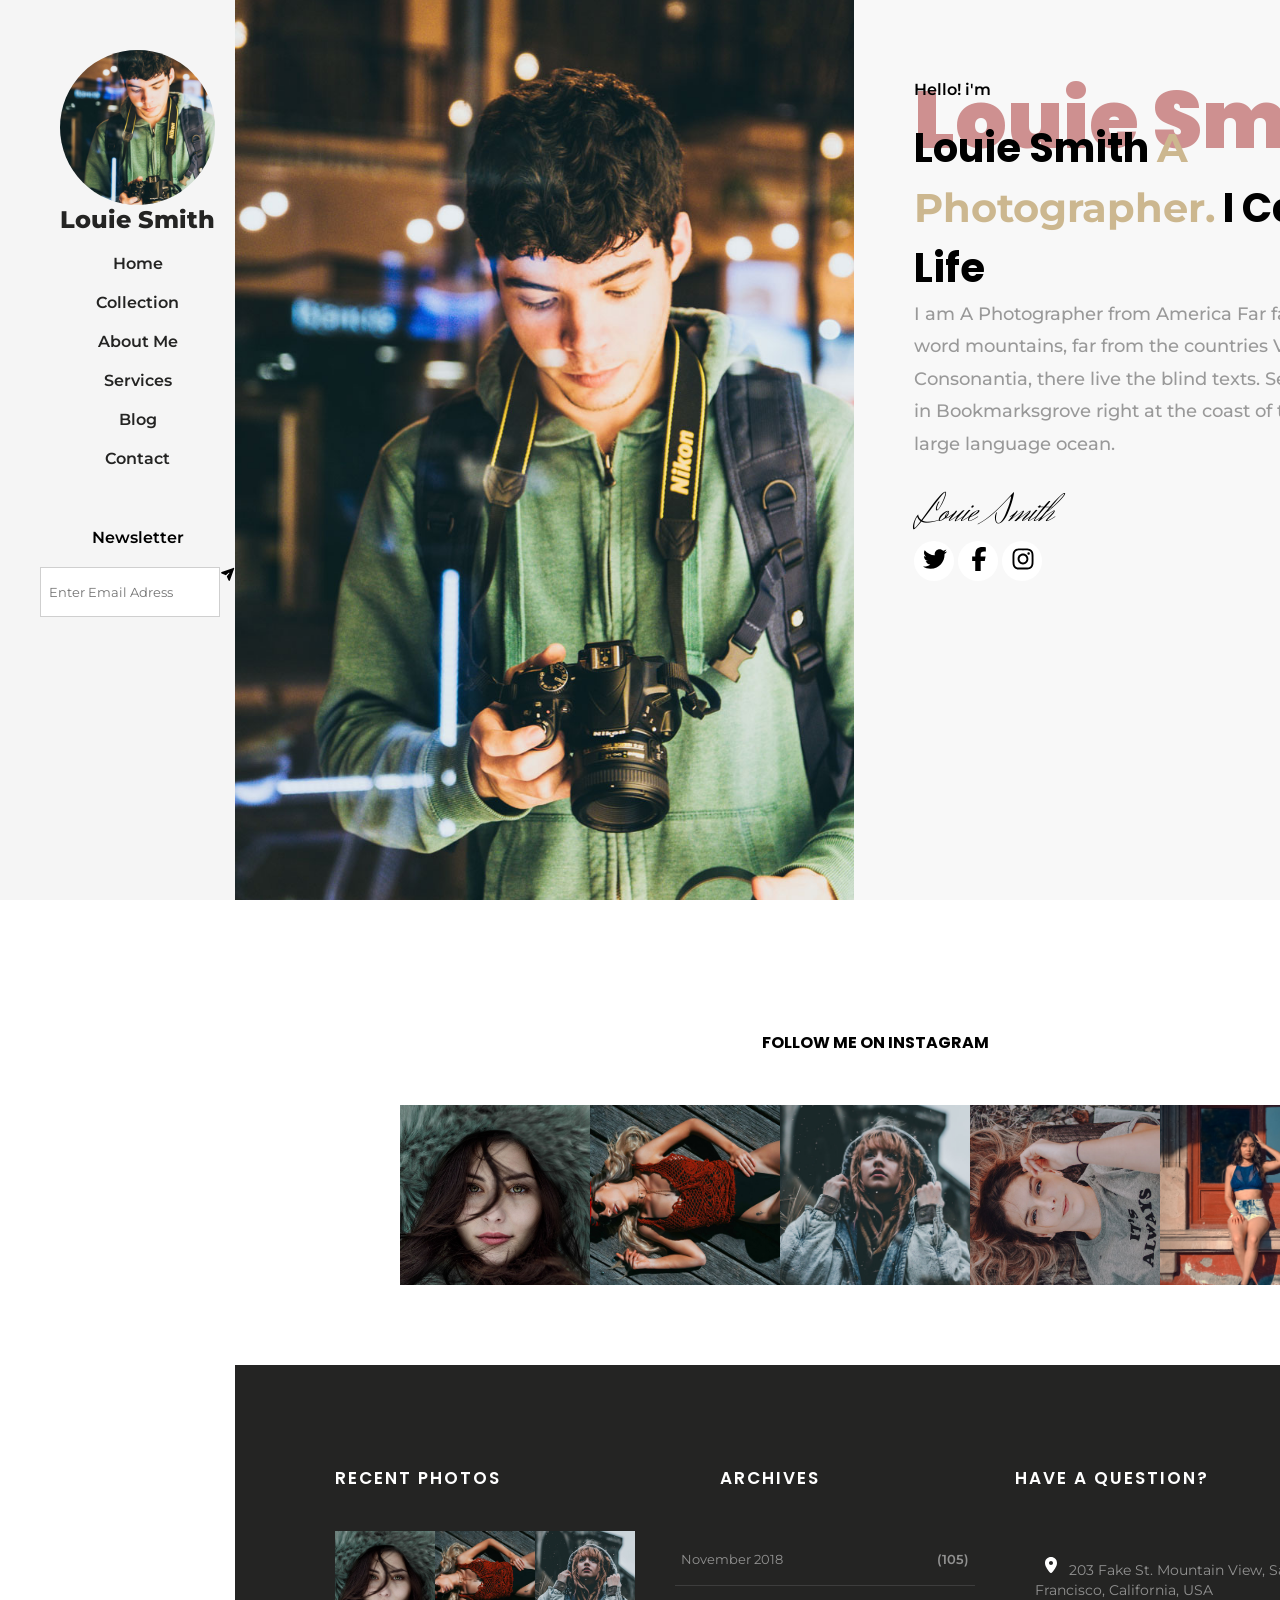
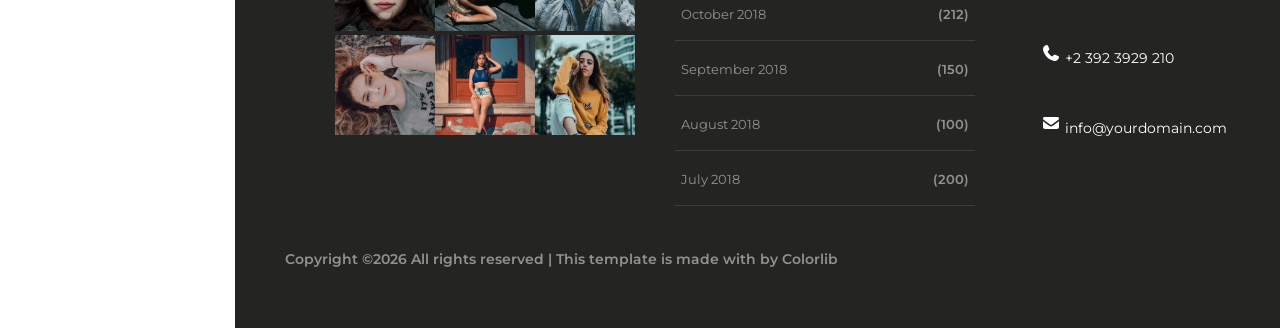
<file: index.html>
<!DOCTYPE html>
<html lang="en">

<head>
    <meta charset="UTF-8">
    <meta name="viewport" content="width=device-width, initial-scale=1.0">
    <!--Link Poppins-->
    <link rel="preconnect" href="https://fonts.googleapis.com">
    <link rel="preconnect" href="https://fonts.gstatic.com" crossorigin>
    <link href="https://fonts.googleapis.com/css2?family=Poppins:ital,wght@0,1
00;0,200;0,300;0,400;0,500;0,600;0,700;0,800;0,900;1,100;1,200;1,300;1,400
;1,500;1,600;1,700;1,800;1,900&display=swap" rel="stylesheet">
    <!--Link Montserrat-->
    <link rel="preconnect" href="https://fonts.googleapis.com">
    <link rel="preconnect" href="https://fonts.gstatic.com" crossorigin>
    <link href="https://fonts.googleapis.com/css2?family=Montserrat:ital,wght@0,100..900;1,100..900&display=swap"
        rel="stylesheet">
    <!--Link Herr Vont Muellerhoff-->
    <link rel="preconnect" href="https://fonts.googleapis.com">
    <link rel="preconnect" href="https://fonts.gstatic.com" crossorigin>
    <link href="https://fonts.googleapis.com/css2?family=Herr+Von+Muellerhoff&display=swap" rel="stylesheet">
    <!--Link e título-->
    <link rel="stylesheet" href="style.css">
    <title>Louie</title>
</head>

<body>
    <div class="flex">

        <header class="menu">

            <ul>
                <li id="icon"><img src="author.jpg" alt="Icon daora"></li>
                <li id="nome"><a href="index.html">Louie Smith</a></li>
                <li><a class="after" href="index.html">Home</a></li>
                <li><a class="after" href="collection.html">Collection</a></li>
                <li><a class="after" href="about.html">About Me</a></li>
                <li><a class="after" href="service.html">Services</a></li>
                <li><a class="after" href="">Blog</a></li>
                <li><a class="after" href="">Contact</a></li>
                <li id="newsletter">Newsletter</li>
                <li class="paper"><input type="email" placeholder="  Enter Email Adress "><svg xmlns="http://www.w3.org/2000/svg" viewBox="0 0 640 640"><!--!Font Awesome Free v7.2.0 by @fontawesome - https://fontawesome.com License - https://fontawesome.com/license/free Copyright 2026 Fonticons, Inc.--><path d="M568.4 37.7C578.2 34.2 589 36.7 596.4 44C603.8 51.3 606.2 62.2 602.7 72L424.7 568.9C419.7 582.8 406.6 592 391.9 592C377.7 592 364.9 583.4 359.6 570.3L295.4 412.3C290.9 401.3 292.9 388.7 300.6 379.7L395.1 267.3C400.2 261.2 399.8 252.3 394.2 246.7C388.6 241.1 379.6 240.7 373.6 245.8L261.2 340.1C252.1 347.7 239.6 349.7 228.6 345.3L70.1 280.8C57 275.5 48.4 262.7 48.4 248.5C48.4 233.8 57.6 220.7 71.5 215.7L568.4 37.7z"/></svg></li>
            </ul>

        </header>
        <!--Menu acaba aqui-->
            <!--Imagem e descrição-->
        <aside class="principal">
            <div id="meio">
                <img src="author.jpg" class="sec01" alt="Imagem mto boa">


                <div class="desc">
                    <div class="contem">
                        <p class="atras">Louie Smith</p>
                    </div>
                    <p class="intro">Hello! i'm</p><br>
                    <p class="capture">Louie Smith <span id="dourado">A Photographer.</span> I Capture Life</p>
                    <p class="texto">I am A Photographer from America Far far away, behind the word mountains, far from
                        the
                        countries Vokalia and Consonantia, there live the blind texts. Separated they live in
                        Bookmarksgrove
                        right at the coast of the Semantics, a large language ocean.</p>
                    <p class="ass">Louie Smith</p>

                    <button class="socials"><svg xmlns="http://www.w3.org/2000/svg" viewBox="0 0 640 640"><!--!Font Awesome Free v7.2.0 by @fontawesome - https://fontawesome.com License - https://fontawesome.com/license/free Copyright 2026 Fonticons, Inc.--><path d="M523.4 215.7C523.7 220.2 523.7 224.8 523.7 229.3C523.7 368 418.1 527.9 225.1 527.9C165.6 527.9 110.4 510.7 64 480.8C72.4 481.8 80.6 482.1 89.3 482.1C138.4 482.1 183.5 465.5 219.6 437.3C173.5 436.3 134.8 406.1 121.5 364.5C128 365.5 134.5 366.1 141.3 366.1C150.7 366.1 160.1 364.8 168.9 362.5C120.8 352.8 84.8 310.5 84.8 259.5L84.8 258.2C98.8 266 115 270.9 132.2 271.5C103.9 252.7 85.4 220.5 85.4 184.1C85.4 164.6 90.6 146.7 99.7 131.1C151.4 194.8 229 236.4 316.1 240.9C314.5 233.1 313.5 225 313.5 216.9C313.5 159.1 360.3 112 418.4 112C448.6 112 475.9 124.7 495.1 145.1C518.8 140.6 541.6 131.8 561.7 119.8C553.9 144.2 537.3 164.6 515.6 177.6C536.7 175.3 557.2 169.5 576 161.4C561.7 182.2 543.8 200.7 523.4 215.7z"/></svg></button>
                    <button class="socials"><svg xmlns="http://www.w3.org/2000/svg" viewBox="0 0 640 640"><!--!Font Awesome Free v7.2.0 by @fontawesome - https://fontawesome.com License - https://fontawesome.com/license/free Copyright 2026 Fonticons, Inc.--><path d="M240 363.3L240 576L356 576L356 363.3L442.5 363.3L460.5 265.5L356 265.5L356 230.9C356 179.2 376.3 159.4 428.7 159.4C445 159.4 458.1 159.8 465.7 160.6L465.7 71.9C451.4 68 416.4 64 396.2 64C289.3 64 240 114.5 240 223.4L240 265.5L174 265.5L174 363.3L240 363.3z"/></svg></button>
                    <button class="socials"><svg xmlns="http://www.w3.org/2000/svg" viewBox="0 0 640 640"><!--!Font Awesome Free v7.2.0 by @fontawesome - https://fontawesome.com License - https://fontawesome.com/license/free Copyright 2026 Fonticons, Inc.--><path d="M320.3 205C256.8 204.8 205.2 256.2 205 319.7C204.8 383.2 256.2 434.8 319.7 435C383.2 435.2 434.8 383.8 435 320.3C435.2 256.8 383.8 205.2 320.3 205zM319.7 245.4C360.9 245.2 394.4 278.5 394.6 319.7C394.8 360.9 361.5 394.4 320.3 394.6C279.1 394.8 245.6 361.5 245.4 320.3C245.2 279.1 278.5 245.6 319.7 245.4zM413.1 200.3C413.1 185.5 425.1 173.5 439.9 173.5C454.7 173.5 466.7 185.5 466.7 200.3C466.7 215.1 454.7 227.1 439.9 227.1C425.1 227.1 413.1 215.1 413.1 200.3zM542.8 227.5C541.1 191.6 532.9 159.8 506.6 133.6C480.4 107.4 448.6 99.2 412.7 97.4C375.7 95.3 264.8 95.3 227.8 97.4C192 99.1 160.2 107.3 133.9 133.5C107.6 159.7 99.5 191.5 97.7 227.4C95.6 264.4 95.6 375.3 97.7 412.3C99.4 448.2 107.6 480 133.9 506.2C160.2 532.4 191.9 540.6 227.8 542.4C264.8 544.5 375.7 544.5 412.7 542.4C448.6 540.7 480.4 532.5 506.6 506.2C532.8 480 541 448.2 542.8 412.3C544.9 375.3 544.9 264.5 542.8 227.5zM495 452C487.2 471.6 472.1 486.7 452.4 494.6C422.9 506.3 352.9 503.6 320.3 503.6C287.7 503.6 217.6 506.2 188.2 494.6C168.6 486.8 153.5 471.7 145.6 452C133.9 422.5 136.6 352.5 136.6 319.9C136.6 287.3 134 217.2 145.6 187.8C153.4 168.2 168.5 153.1 188.2 145.2C217.7 133.5 287.7 136.2 320.3 136.2C352.9 136.2 423 133.6 452.4 145.2C472 153 487.1 168.1 495 187.8C506.7 217.3 504 287.3 504 319.9C504 352.5 506.7 422.6 495 452z"/></svg></button>
                </div>
            </div>

            <section class="sec67">
                <p>FOLLOW ME ON INSTAGRAM</p>
                <div class="follow">
                <img src="image_1.jpg" alt="foto-generica">
                <img src="image_2.jpg" alt="foto-generica">
                <img src="image_3.jpg" alt="foto-generica">
                <img src="image_4.jpg" alt="foto-generica">
                <img src="image_5.jpg" alt="foto-generica">
                </div>
            </section>

            <footer>
                <div class="coluna01">
                    <p>Recent Photos</p>
                    <ul class="container">
                        <li><img class="emcima" src="image_1.jpg" alt="imagem legal"></li>
                        <li><img class="emcima" src="image_2.jpg" alt="imagem legal"></li>
                        <li><img class="emcima" src="image_3.jpg" alt="imagem legal"></li>

                    </ul>
                    <ul class="container02">
                        <li><img class="embaixo" src="image_4.jpg" alt="imagem legal"></li>
                        <li><img class="embaixo" src="image_5.jpg" alt="imagem legal"></li>
                        <li> <img class="embaixo" src="image_6.jpg" alt="imagem legal"></li>
                    </ul>
                </div>

                <div class="coluna02">
                    <p>Archives</p>
                    <ul class="photos">
                        <li><button><a href="">November 2018     <span>(105)</span>
                        </a></button></li>
                        <li><button><a href="">October 2018   <span>(212)</span></a></button></li>
                        <li><button><a href="">September 2018    <span>(150)</span></a></button></li>
                        <li><button><a href="">August 2018    <span>(100)</span></a></button></li>
                        <li><button><a href="">July 2018      <span>(200)</span></a></button></li>
                    </ul>
                </div>

                <div class="coluna03">
                    <p>Have a question?</p>
                    <ul class="question">
                        <li id="endereco"><button><svg xmlns="http://www.w3.org/2000/svg"
                                    viewBox="0 0 640 640"><!--!Font Awesome Free v7.2.0 by @fontawesome - https://fontawesome.com License - https://fontawesome.com/license/free Copyright 2026 Fonticons, Inc.-->
                                    <path fill="rgb(255, 255, 255)"
                                        d="M128 252.6C128 148.4 214 64 320 64C426 64 512 148.4 512 252.6C512 371.9 391.8 514.9 341.6 569.4C329.8 582.2 310.1 582.2 298.3 569.4C248.1 514.9 127.9 371.9 127.9 252.6zM320 320C355.3 320 384 291.3 384 256C384 220.7 355.3 192 320 192C284.7 192 256 220.7 256 256C256 291.3 284.7 320 320 320z" />
                                </svg></button> 203 Fake St. Mountain View, San Francisco, California, USA</li>
                        <li><button><svg xmlns="http://www.w3.org/2000/svg"
                                    viewBox="0 0 640 640"><!--!Font Awesome Free v7.2.0 by @fontawesome - https://fontawesome.com License - https://fontawesome.com/license/free Copyright 2026 Fonticons, Inc.-->
                                    <path fill="rgb(255, 255, 255)"
                                        d="M224.2 89C216.3 70.1 195.7 60.1 176.1 65.4L170.6 66.9C106 84.5 50.8 147.1 66.9 223.3C104 398.3 241.7 536 416.7 573.1C493 589.3 555.5 534 573.1 469.4L574.6 463.9C580 444.2 569.9 423.6 551.1 415.8L453.8 375.3C437.3 368.4 418.2 373.2 406.8 387.1L368.2 434.3C297.9 399.4 241.3 341 208.8 269.3L253 233.3C266.9 222 271.6 202.9 264.8 186.3L224.2 89z" />
                                </svg></button>+2 392 3929 210</li>
                        <li><button><svg xmlns="http://www.w3.org/2000/svg"
                                    viewBox="0 0 640 640"><!--!Font Awesome Free v7.2.0 by @fontawesome - https://fontawesome.com License - https://fontawesome.com/license/free Copyright 2026 Fonticons, Inc.-->
                                    <path fill="rgb(255, 255, 255)"
                                        d="M112 128C85.5 128 64 149.5 64 176C64 191.1 71.1 205.3 83.2 214.4L291.2 370.4C308.3 383.2 331.7 383.2 348.8 370.4L556.8 214.4C568.9 205.3 576 191.1 576 176C576 149.5 554.5 128 528 128L112 128zM64 260L64 448C64 483.3 92.7 512 128 512L512 512C547.3 512 576 483.3 576 448L576 260L377.6 408.8C343.5 434.4 296.5 434.4 262.4 408.8L64 260z" />
                                </svg></button>info@yourdomain.com</li>
                    </ul>
                </div>

            </footer>
            <p class="copy">Copyright ©2026 All rights reserved | This template is made with by Colorlib</p>
        </aside>
    </div>
</body>

</html>
</file>
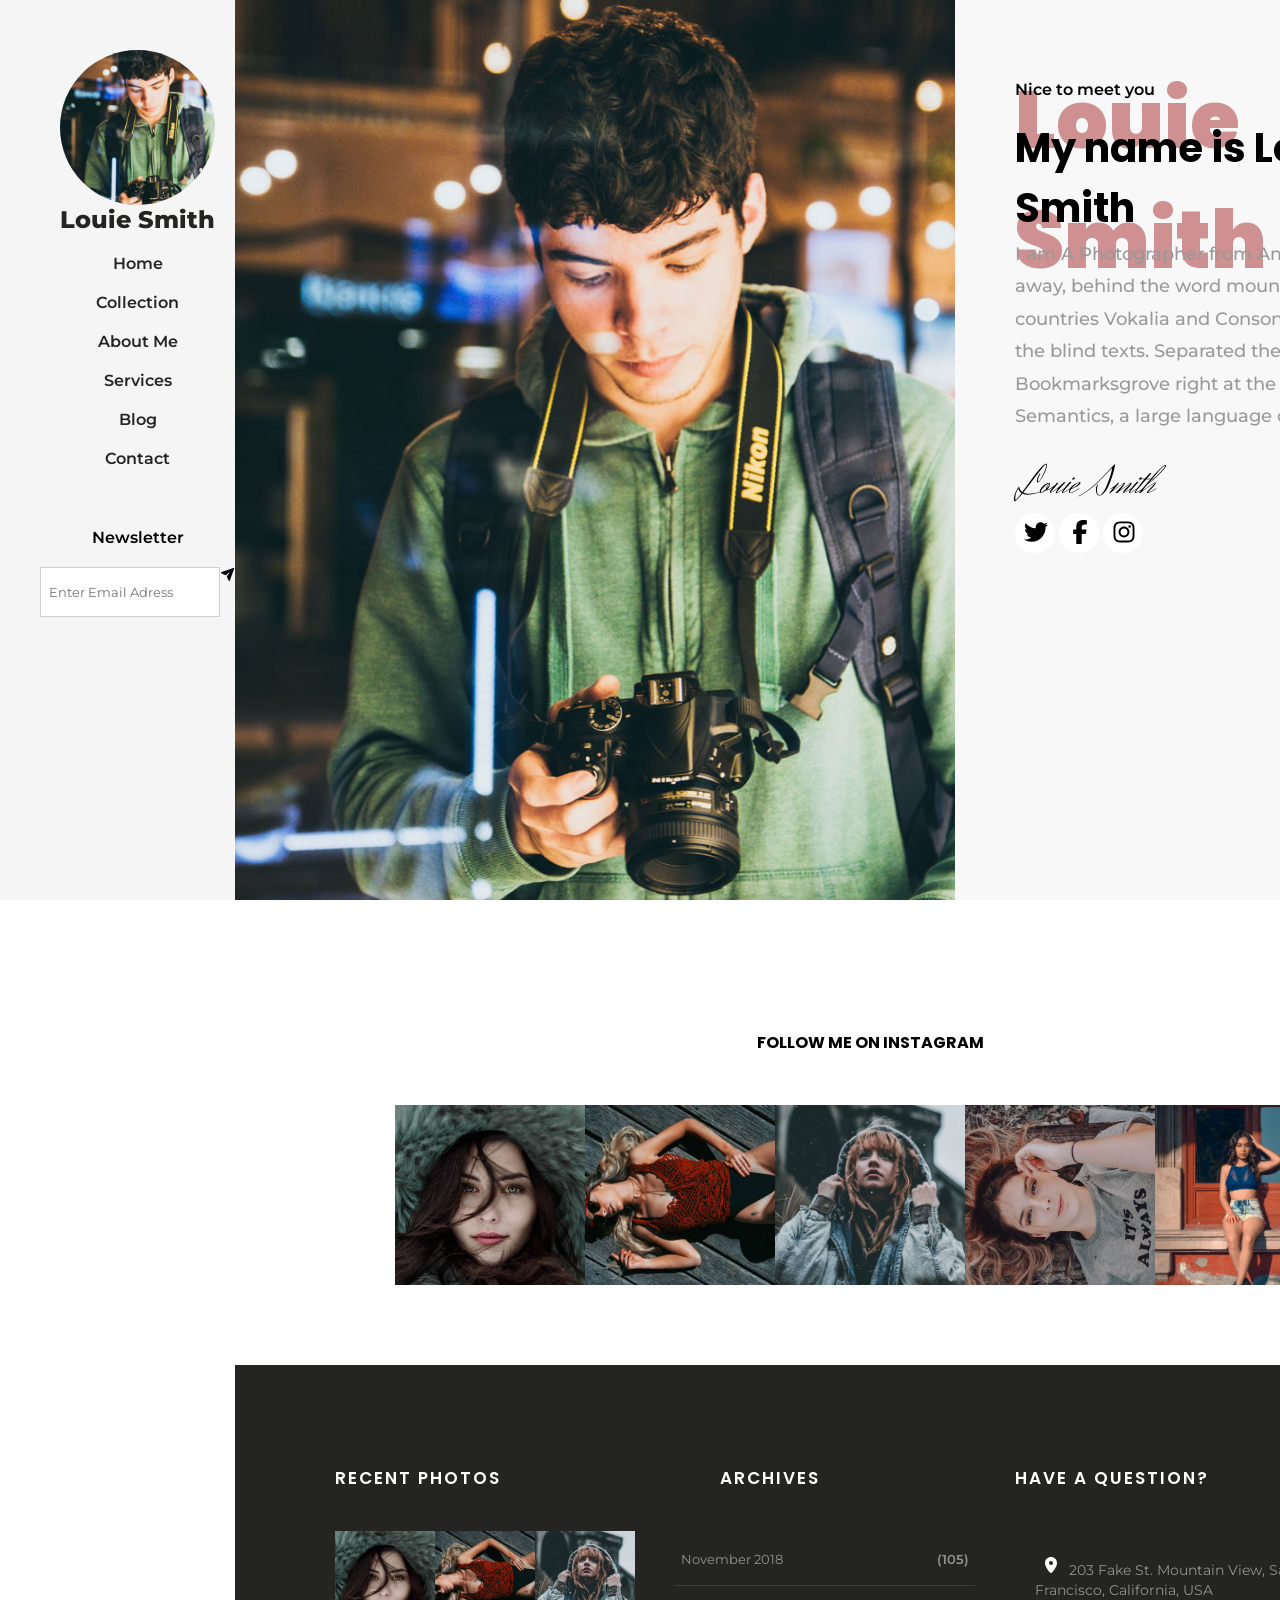
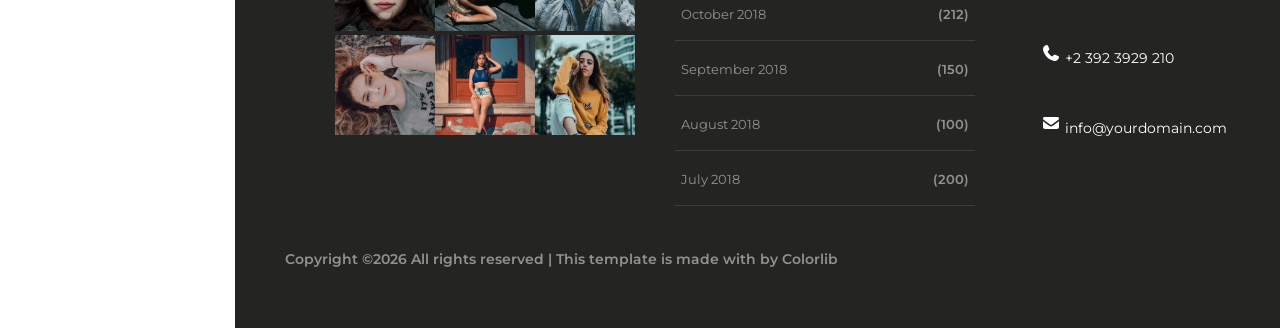
<file: about.html>
<!DOCTYPE html>
<html lang="en">
<head>
    <meta charset="UTF-8">
    <meta name="viewport" content="width=device-width, initial-scale=1.0">
     <!--Link Poppins-->
    <link rel="preconnect" href="https://fonts.googleapis.com">
    <link rel="preconnect" href="https://fonts.gstatic.com" crossorigin>
    <link href="https://fonts.googleapis.com/css2?family=Poppins:ital,wght@0,1
00;0,200;0,300;0,400;0,500;0,600;0,700;0,800;0,900;1,100;1,200;1,300;1,400
;1,500;1,600;1,700;1,800;1,900&display=swap" rel="stylesheet">
    <!--Link Montserrat-->
    <link rel="preconnect" href="https://fonts.googleapis.com">
    <link rel="preconnect" href="https://fonts.gstatic.com" crossorigin>
    <link href="https://fonts.googleapis.com/css2?family=Montserrat:ital,wght@0,100..900;1,100..900&display=swap"
        rel="stylesheet">
    <!--Link Herr Vont Muellerhoff-->
    <link rel="preconnect" href="https://fonts.googleapis.com">
    <link rel="preconnect" href="https://fonts.gstatic.com" crossorigin>
    <link href="https://fonts.googleapis.com/css2?family=Herr+Von+Muellerhoff&display=swap" rel="stylesheet">
    <!--Link e título-->
    <link rel="stylesheet" href="about.css">
    <title>Louie</title>
</head>
<body>
    <div class="flex">

        <header class="menu">

            <ul>
                <li id="icon"><img src="author.jpg" alt="Icon daora"></li>
                <li id="nome"><a href="index.html">Louie Smith</a></li>
                <li><a class="after" href="index.html">Home</a></li>
                <li><a class="after" href="collection.html">Collection</a></li>
                <li><a class="after" href="about.html">About Me</a></li>
                <li><a class="after" href="service.html">Services</a></li>
                <li><a class="after" href="">Blog</a></li>
                <li><a class="after" href="">Contact</a></li>
                <li id="newsletter">Newsletter</li>
                <li class="paper"><input type="email" placeholder="  Enter Email Adress "><svg xmlns="http://www.w3.org/2000/svg" viewBox="0 0 640 640"><!--!Font Awesome Free v7.2.0 by @fontawesome - https://fontawesome.com License - https://fontawesome.com/license/free Copyright 2026 Fonticons, Inc.--><path d="M568.4 37.7C578.2 34.2 589 36.7 596.4 44C603.8 51.3 606.2 62.2 602.7 72L424.7 568.9C419.7 582.8 406.6 592 391.9 592C377.7 592 364.9 583.4 359.6 570.3L295.4 412.3C290.9 401.3 292.9 388.7 300.6 379.7L395.1 267.3C400.2 261.2 399.8 252.3 394.2 246.7C388.6 241.1 379.6 240.7 373.6 245.8L261.2 340.1C252.1 347.7 239.6 349.7 228.6 345.3L70.1 280.8C57 275.5 48.4 262.7 48.4 248.5C48.4 233.8 57.6 220.7 71.5 215.7L568.4 37.7z"/></svg></li>
            </ul>

        </header>
        <!--Menu acaba aqui-->
            <!--Imagem e descrição-->
        <aside class="principal">
            <div id="meio">
                <img src="author.jpg" class="sec01" alt="Imagem mto boa">


                <div class="desc">
                    <div class="contem">
                        <p class="atras">Louie Smith</p>
                    </div>
                    <p class="intro">Nice to meet you</p><br>
                    <p class="capture">My name is Louie Smith</p>
                    <p class="texto">I am A Photographer from America Far far away, behind the word mountains, far from
                        the
                        countries Vokalia and Consonantia, there live the blind texts. Separated they live in
                        Bookmarksgrove
                        right at the coast of the Semantics, a large language ocean.</p>
                    <p class="ass">Louie Smith</p>

                    <button class="socials"><svg xmlns="http://www.w3.org/2000/svg" viewBox="0 0 640 640"><!--!Font Awesome Free v7.2.0 by @fontawesome - https://fontawesome.com License - https://fontawesome.com/license/free Copyright 2026 Fonticons, Inc.--><path d="M523.4 215.7C523.7 220.2 523.7 224.8 523.7 229.3C523.7 368 418.1 527.9 225.1 527.9C165.6 527.9 110.4 510.7 64 480.8C72.4 481.8 80.6 482.1 89.3 482.1C138.4 482.1 183.5 465.5 219.6 437.3C173.5 436.3 134.8 406.1 121.5 364.5C128 365.5 134.5 366.1 141.3 366.1C150.7 366.1 160.1 364.8 168.9 362.5C120.8 352.8 84.8 310.5 84.8 259.5L84.8 258.2C98.8 266 115 270.9 132.2 271.5C103.9 252.7 85.4 220.5 85.4 184.1C85.4 164.6 90.6 146.7 99.7 131.1C151.4 194.8 229 236.4 316.1 240.9C314.5 233.1 313.5 225 313.5 216.9C313.5 159.1 360.3 112 418.4 112C448.6 112 475.9 124.7 495.1 145.1C518.8 140.6 541.6 131.8 561.7 119.8C553.9 144.2 537.3 164.6 515.6 177.6C536.7 175.3 557.2 169.5 576 161.4C561.7 182.2 543.8 200.7 523.4 215.7z"/></svg></button>
                    <button class="socials"><svg xmlns="http://www.w3.org/2000/svg" viewBox="0 0 640 640"><!--!Font Awesome Free v7.2.0 by @fontawesome - https://fontawesome.com License - https://fontawesome.com/license/free Copyright 2026 Fonticons, Inc.--><path d="M240 363.3L240 576L356 576L356 363.3L442.5 363.3L460.5 265.5L356 265.5L356 230.9C356 179.2 376.3 159.4 428.7 159.4C445 159.4 458.1 159.8 465.7 160.6L465.7 71.9C451.4 68 416.4 64 396.2 64C289.3 64 240 114.5 240 223.4L240 265.5L174 265.5L174 363.3L240 363.3z"/></svg></button>
                    <button class="socials"><svg xmlns="http://www.w3.org/2000/svg" viewBox="0 0 640 640"><!--!Font Awesome Free v7.2.0 by @fontawesome - https://fontawesome.com License - https://fontawesome.com/license/free Copyright 2026 Fonticons, Inc.--><path d="M320.3 205C256.8 204.8 205.2 256.2 205 319.7C204.8 383.2 256.2 434.8 319.7 435C383.2 435.2 434.8 383.8 435 320.3C435.2 256.8 383.8 205.2 320.3 205zM319.7 245.4C360.9 245.2 394.4 278.5 394.6 319.7C394.8 360.9 361.5 394.4 320.3 394.6C279.1 394.8 245.6 361.5 245.4 320.3C245.2 279.1 278.5 245.6 319.7 245.4zM413.1 200.3C413.1 185.5 425.1 173.5 439.9 173.5C454.7 173.5 466.7 185.5 466.7 200.3C466.7 215.1 454.7 227.1 439.9 227.1C425.1 227.1 413.1 215.1 413.1 200.3zM542.8 227.5C541.1 191.6 532.9 159.8 506.6 133.6C480.4 107.4 448.6 99.2 412.7 97.4C375.7 95.3 264.8 95.3 227.8 97.4C192 99.1 160.2 107.3 133.9 133.5C107.6 159.7 99.5 191.5 97.7 227.4C95.6 264.4 95.6 375.3 97.7 412.3C99.4 448.2 107.6 480 133.9 506.2C160.2 532.4 191.9 540.6 227.8 542.4C264.8 544.5 375.7 544.5 412.7 542.4C448.6 540.7 480.4 532.5 506.6 506.2C532.8 480 541 448.2 542.8 412.3C544.9 375.3 544.9 264.5 542.8 227.5zM495 452C487.2 471.6 472.1 486.7 452.4 494.6C422.9 506.3 352.9 503.6 320.3 503.6C287.7 503.6 217.6 506.2 188.2 494.6C168.6 486.8 153.5 471.7 145.6 452C133.9 422.5 136.6 352.5 136.6 319.9C136.6 287.3 134 217.2 145.6 187.8C153.4 168.2 168.5 153.1 188.2 145.2C217.7 133.5 287.7 136.2 320.3 136.2C352.9 136.2 423 133.6 452.4 145.2C472 153 487.1 168.1 495 187.8C506.7 217.3 504 287.3 504 319.9C504 352.5 506.7 422.6 495 452z"/></svg></button>
                </div>
            </div>

            <section class="sec67">
                <p>FOLLOW ME ON INSTAGRAM</p>
                <div class="follow">
                <img src="image_1.jpg" alt="foto-generica">
                <img src="image_2.jpg" alt="foto-generica">
                <img src="image_3.jpg" alt="foto-generica">
                <img src="image_4.jpg" alt="foto-generica">
                <img src="image_5.jpg" alt="foto-generica">
                </div>
            </section>

            <footer>
                <div class="coluna01">
                    <p>Recent Photos</p>
                    <ul class="container">
                        <li><img class="emcima" src="image_1.jpg" alt="imagem legal"></li>
                        <li><img class="emcima" src="image_2.jpg" alt="imagem legal"></li>
                        <li><img class="emcima" src="image_3.jpg" alt="imagem legal"></li>

                    </ul>
                    <ul class="container02">
                        <li><img class="embaixo" src="image_4.jpg" alt="imagem legal"></li>
                        <li><img class="embaixo" src="image_5.jpg" alt="imagem legal"></li>
                        <li> <img class="embaixo" src="image_6.jpg" alt="imagem legal"></li>
                    </ul>
                </div>

                <div class="coluna02">
                    <p>Archives</p>
                    <ul class="photos">
                        <li><button><a href="">November 2018     <span>(105)</span>
                        </a></button></li>
                        <li><button><a href="">October 2018   <span>(212)</span></a></button></li>
                        <li><button><a href="">September 2018    <span>(150)</span></a></button></li>
                        <li><button><a href="">August 2018    <span>(100)</span></a></button></li>
                        <li><button><a href="">July 2018      <span>(200)</span></a></button></li>
                    </ul>
                </div>

                <div class="coluna03">
                    <p>Have a question?</p>
                    <ul class="question">
                        <li id="endereco"><button><svg xmlns="http://www.w3.org/2000/svg"
                                    viewBox="0 0 640 640"><!--!Font Awesome Free v7.2.0 by @fontawesome - https://fontawesome.com License - https://fontawesome.com/license/free Copyright 2026 Fonticons, Inc.-->
                                    <path fill="rgb(255, 255, 255)"
                                        d="M128 252.6C128 148.4 214 64 320 64C426 64 512 148.4 512 252.6C512 371.9 391.8 514.9 341.6 569.4C329.8 582.2 310.1 582.2 298.3 569.4C248.1 514.9 127.9 371.9 127.9 252.6zM320 320C355.3 320 384 291.3 384 256C384 220.7 355.3 192 320 192C284.7 192 256 220.7 256 256C256 291.3 284.7 320 320 320z" />
                                </svg></button> 203 Fake St. Mountain View, San Francisco, California, USA</li>
                        <li><button><svg xmlns="http://www.w3.org/2000/svg"
                                    viewBox="0 0 640 640"><!--!Font Awesome Free v7.2.0 by @fontawesome - https://fontawesome.com License - https://fontawesome.com/license/free Copyright 2026 Fonticons, Inc.-->
                                    <path fill="rgb(255, 255, 255)"
                                        d="M224.2 89C216.3 70.1 195.7 60.1 176.1 65.4L170.6 66.9C106 84.5 50.8 147.1 66.9 223.3C104 398.3 241.7 536 416.7 573.1C493 589.3 555.5 534 573.1 469.4L574.6 463.9C580 444.2 569.9 423.6 551.1 415.8L453.8 375.3C437.3 368.4 418.2 373.2 406.8 387.1L368.2 434.3C297.9 399.4 241.3 341 208.8 269.3L253 233.3C266.9 222 271.6 202.9 264.8 186.3L224.2 89z" />
                                </svg></button>+2 392 3929 210</li>
                        <li><button><svg xmlns="http://www.w3.org/2000/svg"
                                    viewBox="0 0 640 640"><!--!Font Awesome Free v7.2.0 by @fontawesome - https://fontawesome.com License - https://fontawesome.com/license/free Copyright 2026 Fonticons, Inc.-->
                                    <path fill="rgb(255, 255, 255)"
                                        d="M112 128C85.5 128 64 149.5 64 176C64 191.1 71.1 205.3 83.2 214.4L291.2 370.4C308.3 383.2 331.7 383.2 348.8 370.4L556.8 214.4C568.9 205.3 576 191.1 576 176C576 149.5 554.5 128 528 128L112 128zM64 260L64 448C64 483.3 92.7 512 128 512L512 512C547.3 512 576 483.3 576 448L576 260L377.6 408.8C343.5 434.4 296.5 434.4 262.4 408.8L64 260z" />
                                </svg></button>info@yourdomain.com</li>
                    </ul>
                </div>

            </footer>
            <p class="copy">Copyright ©2026 All rights reserved | This template is made with by Colorlib</p>
        </aside>
    </div>
</body>
</html>
</file>
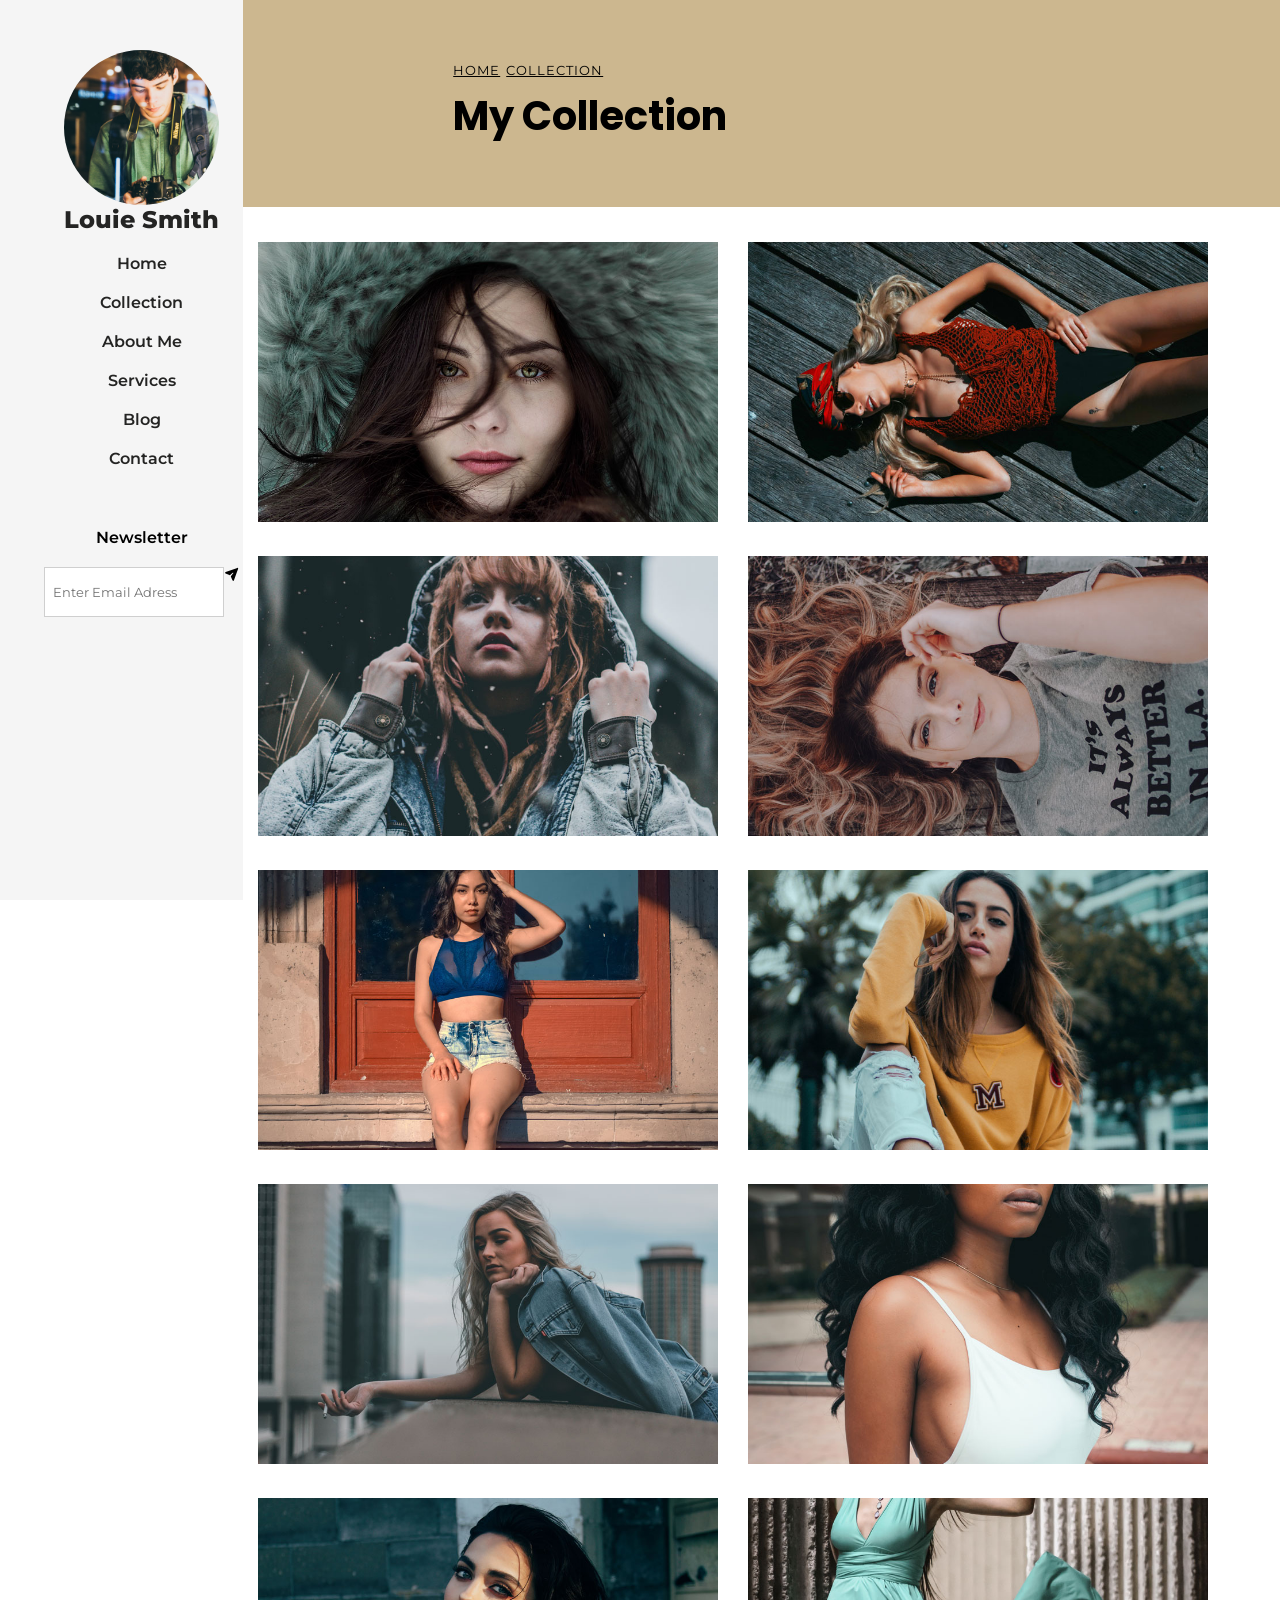
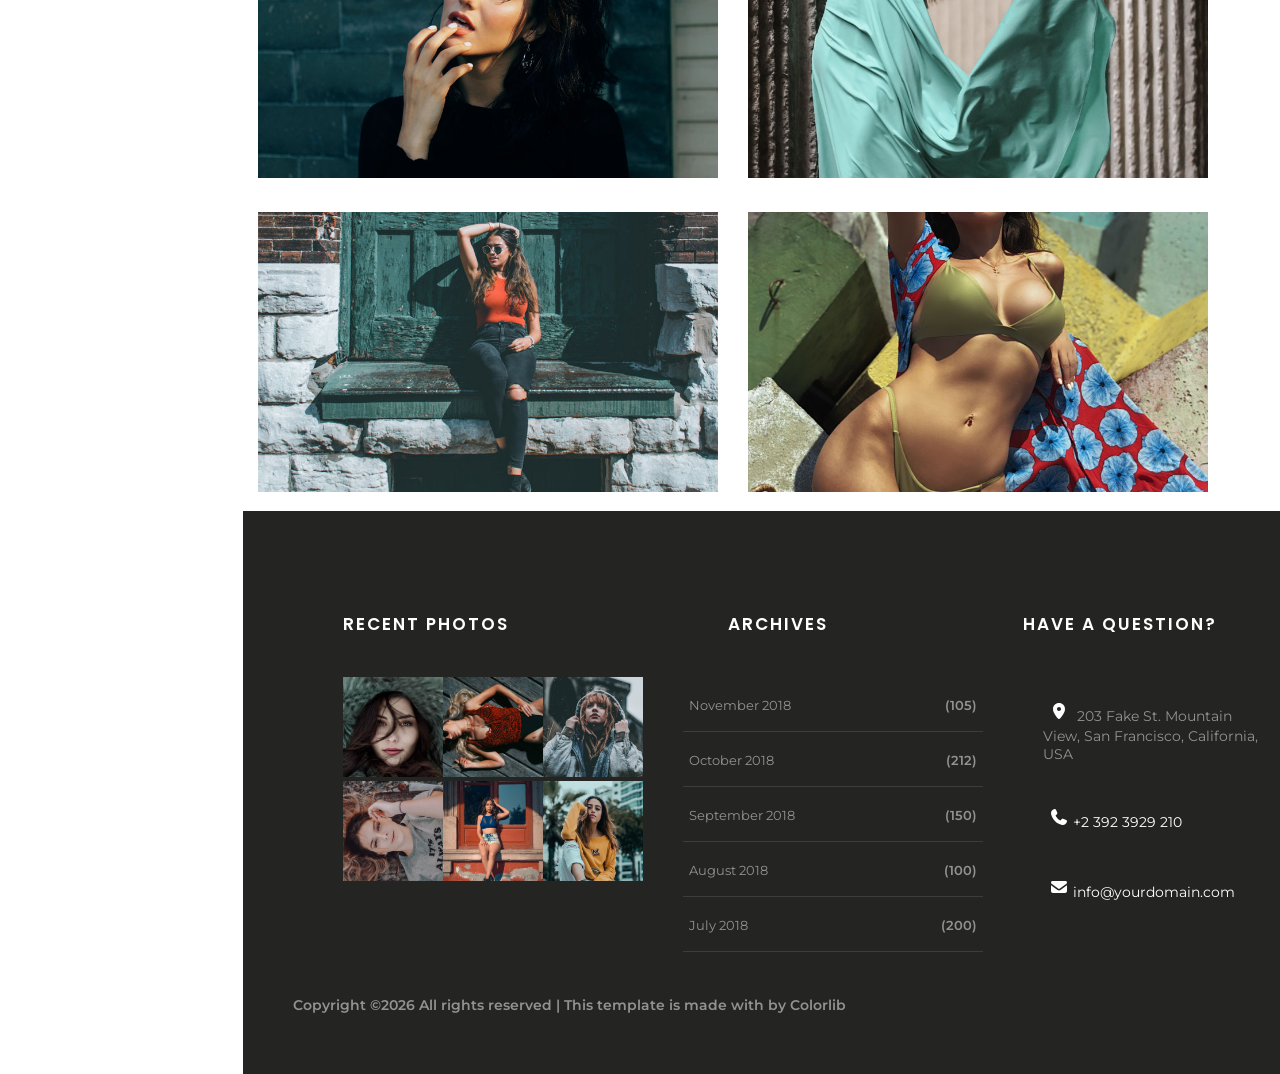
<file: collection.html>
<!DOCTYPE html>
<html lang="en">
<head>
    <meta charset="UTF-8">
    <meta name="viewport" content="width=device-width, initial-scale=1.0">
     <!--Link Poppins-->
    <link rel="preconnect" href="https://fonts.googleapis.com">
    <link rel="preconnect" href="https://fonts.gstatic.com" crossorigin>
    <link href="https://fonts.googleapis.com/css2?family=Poppins:ital,wght@0,1
00;0,200;0,300;0,400;0,500;0,600;0,700;0,800;0,900;1,100;1,200;1,300;1,400
;1,500;1,600;1,700;1,800;1,900&display=swap" rel="stylesheet">
    <!--Link Montserrat-->
    <link rel="preconnect" href="https://fonts.googleapis.com">
    <link rel="preconnect" href="https://fonts.gstatic.com" crossorigin>
    <link href="https://fonts.googleapis.com/css2?family=Montserrat:ital,wght@0,100..900;1,100..900&display=swap"
        rel="stylesheet">
    <!--Link Herr Vont Muellerhoff-->
    <link rel="preconnect" href="https://fonts.googleapis.com">
    <link rel="preconnect" href="https://fonts.gstatic.com" crossorigin>
    <link href="https://fonts.googleapis.com/css2?family=Herr+Von+Muellerhoff&display=swap" rel="stylesheet">
    <!--Link e título-->
    <link rel="stylesheet" href="collection.css">
    <title>Louie</title>
</head>
<body>
     <div class="flex"><!--Coloca a pagina toda no flex-->

        <!--Menu começa aqui-->
        <header class="menu">

            <ul>
                <li id="icon"><img src="author.jpg" alt="Icon daora"></li>
                <li id="nome"><a href="index.html">Louie Smith</a></li>
                <li><a class="after" href="index.html">Home</a></li>
                <li><a class="after" href="collection.html">Collection</a></li>
                <li><a class="after" href="about.html">About Me</a></li>
                <li><a class="after" href="service.html">Services</a></li>
                <li><a class="after" href="">Blog</a></li>
                <li><a class="after" href="">Contact</a></li>
                <li id="newsletter">Newsletter</li>
                <li class="paper"><input type="email" placeholder="  Enter Email Adress "><svg xmlns="http://www.w3.org/2000/svg" viewBox="0 0 640 640"><!--!Font Awesome Free v7.2.0 by @fontawesome - https://fontawesome.com License - https://fontawesome.com/license/free Copyright 2026 Fonticons, Inc.--><path d="M568.4 37.7C578.2 34.2 589 36.7 596.4 44C603.8 51.3 606.2 62.2 602.7 72L424.7 568.9C419.7 582.8 406.6 592 391.9 592C377.7 592 364.9 583.4 359.6 570.3L295.4 412.3C290.9 401.3 292.9 388.7 300.6 379.7L395.1 267.3C400.2 261.2 399.8 252.3 394.2 246.7C388.6 241.1 379.6 240.7 373.6 245.8L261.2 340.1C252.1 347.7 239.6 349.7 228.6 345.3L70.1 280.8C57 275.5 48.4 262.7 48.4 248.5C48.4 233.8 57.6 220.7 71.5 215.7L568.4 37.7z"/></svg></li>
            </ul>

        </header>
   
        <!--Menu acaba aqui-->

        <!--Cabeçario-->
        <div class="coluna"> <!--Tira o row do flex normal da pagina e passa para coluna-->
        <section class="sec01">
            <p class="caminho"><a href="index.html">Home</a><a href="">Collection</a></p>
            <p id="titulo">My Collection</p>
        </section>
        <!--Cabeçario termina aqui-->

        <!--Fotos começam aqui-->
        <section class="fotos">
            <div id="efeito"><img src="image_1.jpg" alt=""></div>
            <div id="efeito"><img src="image_2.jpg" alt=""></div>
            <div id="efeito"><img src="image_3.jpg" alt=""></div>
            <div id="efeito"><img src="image_4.jpg" alt=""></div>
            <div id="efeito"><img src="image_5.jpg" alt=""></div>
            <div id="efeito"><img src="image_6.jpg" alt=""></div>
            <div id="efeito"><img src="image_7.jpg" alt=""></div>
            <div id="efeito"><img src="image_8.jpg" alt=""></div>
            <div id="efeito"><img src="image_9.jpg" alt=""></div>
            <div id="efeito"><img src="image_10.jpg" alt=""></div>
            <div id="efeito"><img src="image_11.jpg" alt=""></div>
            <div id="efeito"><img src="image_12.jpg" alt=""></div>
        </section>
        <!--Fotos terminam aqui-->
        

        <!--Rodapé começa aqui-->
        <footer>
            <div class="coluna01">
                <p>Recent Photos</p>
                <ul class="container">
                    <li><img class="emcima" src="image_1.jpg" alt="imagem legal"></li>
                    <li><img class="emcima" src="image_2.jpg" alt="imagem legal"></li>
                    <li><img class="emcima" src="image_3.jpg" alt="imagem legal"></li>

                </ul>

                <ul class="container02">
                    <li><img class="embaixo" src="image_4.jpg" alt="imagem legal"></li>
                    <li><img class="embaixo" src="image_5.jpg" alt="imagem legal"></li>
                    <li> <img class="embaixo" src="image_6.jpg" alt="imagem legal"></li>
                </ul>
            </div>

            <div class="coluna02">
                <p>Archives</p>
                <ul class="photos">
                    <li><button><a href="">November 2018     <span>(105)</span>
                    </a></button></li>
                    <li><button><a href="">October 2018   <span>(212)</span></a></button></li>
                    <li><button><a href="">September 2018    <span>(150)</span></a></button></li>
                    <li><button><a href="">August 2018    <span>(100)</span></a></button></li>
                    <li><button><a href="">July 2018      <span>(200)</span></a></button></li>
                </ul>
            </div>

            <div class="coluna03">
                <p>Have a question?</p>
                <ul class="question">
                    <li id="endereco"><button><svg xmlns="http://www.w3.org/2000/svg"
                                    viewBox="0 0 640 640"><!--!Font Awesome Free v7.2.0 by @fontawesome - https://fontawesome.com License - https://fontawesome.com/license/free Copyright 2026 Fonticons, Inc.-->
                                    <path fill="rgb(255, 255, 255)"
                                        d="M128 252.6C128 148.4 214 64 320 64C426 64 512 148.4 512 252.6C512 371.9 391.8 514.9 341.6 569.4C329.8 582.2 310.1 582.2 298.3 569.4C248.1 514.9 127.9 371.9 127.9 252.6zM320 320C355.3 320 384 291.3 384 256C384 220.7 355.3 192 320 192C284.7 192 256 220.7 256 256C256 291.3 284.7 320 320 320z" />
                                </svg></button> 203 Fake St. Mountain View, San Francisco, California, USA</li>
                    <li><button><svg xmlns="http://www.w3.org/2000/svg"
                                    viewBox="0 0 640 640"><!--!Font Awesome Free v7.2.0 by @fontawesome - https://fontawesome.com License - https://fontawesome.com/license/free Copyright 2026 Fonticons, Inc.-->
                                    <path fill="rgb(255, 255, 255)"
                                        d="M224.2 89C216.3 70.1 195.7 60.1 176.1 65.4L170.6 66.9C106 84.5 50.8 147.1 66.9 223.3C104 398.3 241.7 536 416.7 573.1C493 589.3 555.5 534 573.1 469.4L574.6 463.9C580 444.2 569.9 423.6 551.1 415.8L453.8 375.3C437.3 368.4 418.2 373.2 406.8 387.1L368.2 434.3C297.9 399.4 241.3 341 208.8 269.3L253 233.3C266.9 222 271.6 202.9 264.8 186.3L224.2 89z" />
                                </svg></button>+2 392 3929 210</li>
                    <li><button><svg xmlns="http://www.w3.org/2000/svg"
                                    viewBox="0 0 640 640"><!--!Font Awesome Free v7.2.0 by @fontawesome - https://fontawesome.com License - https://fontawesome.com/license/free Copyright 2026 Fonticons, Inc.-->
                                    <path fill="rgb(255, 255, 255)"
                                        d="M112 128C85.5 128 64 149.5 64 176C64 191.1 71.1 205.3 83.2 214.4L291.2 370.4C308.3 383.2 331.7 383.2 348.8 370.4L556.8 214.4C568.9 205.3 576 191.1 576 176C576 149.5 554.5 128 528 128L112 128zM64 260L64 448C64 483.3 92.7 512 128 512L512 512C547.3 512 576 483.3 576 448L576 260L377.6 408.8C343.5 434.4 296.5 434.4 262.4 408.8L64 260z" />
                                </svg></button>info@yourdomain.com</li>
                </ul>
            </div>

        </footer>
            <p class="copy">Copyright ©2026 All rights reserved | This template is made with by Colorlib</p>
         </div>
</body>
</html>
</file>
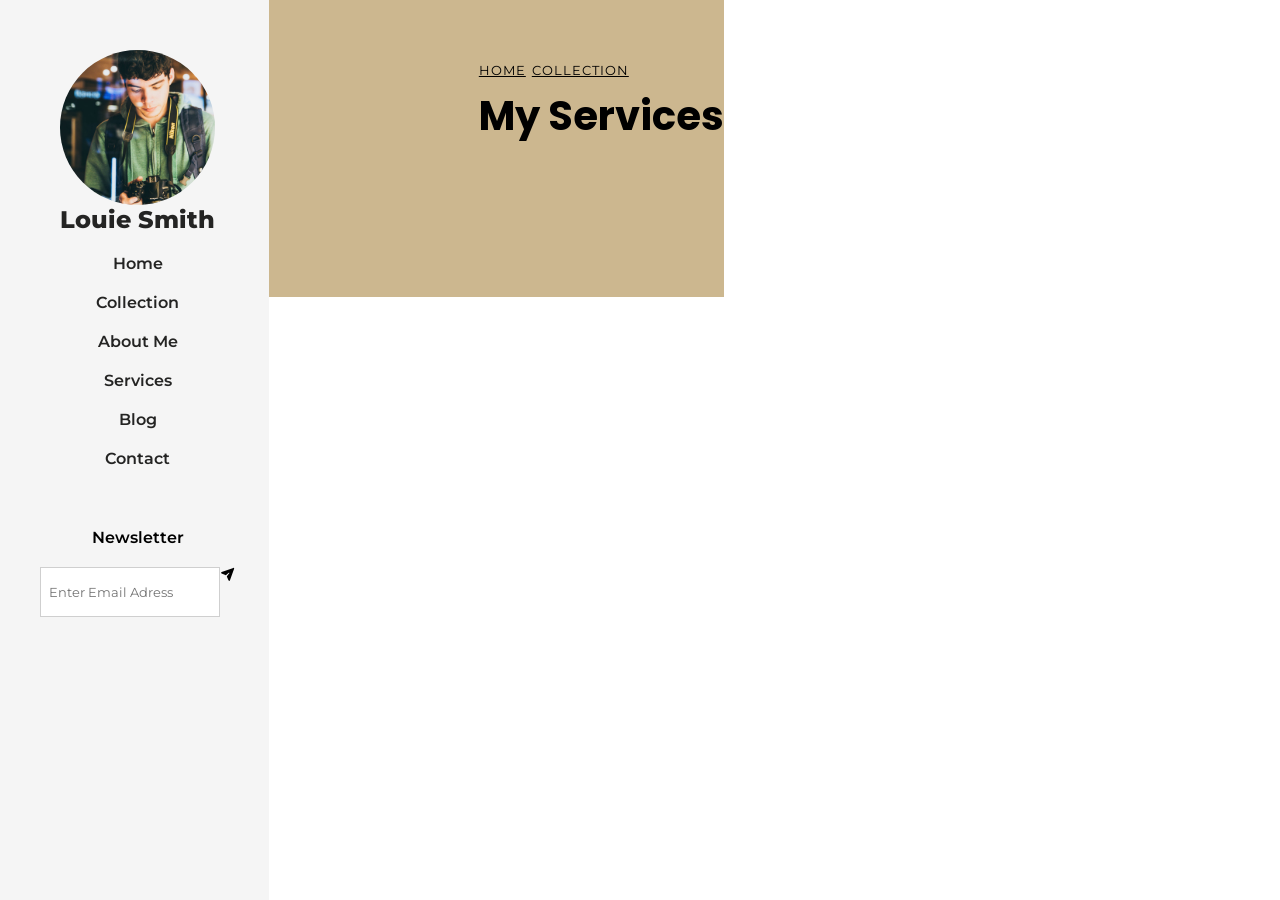
<file: service.html>
<!DOCTYPE html>
<html lang="en">
<head>
    <meta charset="UTF-8">
    <meta name="viewport" content="width=device-width, initial-scale=1.0">
    <!--Link Poppins-->
    <link rel="preconnect" href="https://fonts.googleapis.com">
    <link rel="preconnect" href="https://fonts.gstatic.com" crossorigin>
    <link href="https://fonts.googleapis.com/css2?family=Poppins:ital,wght@0,1
00;0,200;0,300;0,400;0,500;0,600;0,700;0,800;0,900;1,100;1,200;1,300;1,400
;1,500;1,600;1,700;1,800;1,900&display=swap" rel="stylesheet">
    <!--Link Montserrat-->
    <link rel="preconnect" href="https://fonts.googleapis.com">
    <link rel="preconnect" href="https://fonts.gstatic.com" crossorigin>
    <link href="https://fonts.googleapis.com/css2?family=Montserrat:ital,wght@0,100..900;1,100..900&display=swap"
        rel="stylesheet">
    <!--Link Herr Vont Muellerhoff-->
    <link rel="preconnect" href="https://fonts.googleapis.com">
    <link rel="preconnect" href="https://fonts.gstatic.com" crossorigin>
    <link href="https://fonts.googleapis.com/css2?family=Herr+Von+Muellerhoff&display=swap" rel="stylesheet">
    <!--Link e título-->
    <link rel="stylesheet" href="service.css">
    <title>Louie</title>
</head>
<body>
    <div class="flex"><!--Coloca a pagina toda no flex-->

        <!--Menu começa aqui-->
        <header class="menu">

            <ul>
                <li id="icon"><img src="author.jpg" alt="Icon daora"></li>
                <li id="nome"><a href="index.html">Louie Smith</a></li>
                <li><a href="index.html">Home</a></li>
                <li><a href="collection.html">Collection</a></li>
                <li><a href="about.html">About Me</a></li>
                <li><a href="service.html">Services</a></li>
                <li><a href="">Blog</a></li>
                <li><a href="">Contact</a></li>
                <li id="newsletter">Newsletter</li>
                <li class="paper"><input type="email" placeholder="  Enter Email Adress "><svg xmlns="http://www.w3.org/2000/svg" viewBox="0 0 640 640"><!--!Font Awesome Free v7.2.0 by @fontawesome - https://fontawesome.com License - https://fontawesome.com/license/free Copyright 2026 Fonticons, Inc.--><path d="M568.4 37.7C578.2 34.2 589 36.7 596.4 44C603.8 51.3 606.2 62.2 602.7 72L424.7 568.9C419.7 582.8 406.6 592 391.9 592C377.7 592 364.9 583.4 359.6 570.3L295.4 412.3C290.9 401.3 292.9 388.7 300.6 379.7L395.1 267.3C400.2 261.2 399.8 252.3 394.2 246.7C388.6 241.1 379.6 240.7 373.6 245.8L261.2 340.1C252.1 347.7 239.6 349.7 228.6 345.3L70.1 280.8C57 275.5 48.4 262.7 48.4 248.5C48.4 233.8 57.6 220.7 71.5 215.7L568.4 37.7z"/></svg></li>
            </ul>

        </header>
        <!--Menu acaba aqui-->

        <!--Cabeçario-->
        <div class="coluna"> <!--Tira o row do flex normal da pagina e passa para coluna-->
        <section class="sec01">
            <p class="caminho"><a href="index.html">Home</a><a href="">Collection</a></p>
            <p id="titulo">My Services</p>
        </section>
        <!--Cabeçario termina aqui-->

        <section class="sec02">
            
        </section>
           </div>
    </div>
</body>
</html>
</file>
<file: style.css>
*{
    margin:0px;
    box-sizing: border-box;
    font-family: Montserrat;
    border:0;
}

body{
   /* background-color: rgb(41, 41, 41);*/

    flex-direction: row;
}
.flex{
    display: flex;
}


.menu{
    background-color: rgba(0, 0, 0, 0.04);;
    width:22%;
    height:100vh;
    position:sticky;
    top:0;
    bottom:0;
    display: flex;
    text-align: center;
    justify-content: center;
    font-weight: 600;
}

.menu>ul>li{
    text-decoration: none;
    display:flex ;
    justify-content: center;
    margin-top: 20px;
}

.menu>ul>li>a{
    text-decoration: none;
    color: #242423;
}

#nome{
    margin-top: 0%;
    font-size:24px;
    font-weight: 800;
}

.menu>ul>li>img{
    margin-top: 30px;
    object-fit: cover;
    width:155px;
    height:155px;
    border-radius:100%;
    display: flex;
    text-align: center;
}


input{
    display: flex;
    justify-content: center;
    width:180px;
    height:50px;
    border: 1px solid rgb(207, 207, 207);
}

.paper>svg{
    height:15px;
    width:15px;
    object-fit: cover;
    background-color: transparent;
    
}

#newsletter{
    margin-top:60px;
}

.after{
    position: relative;
}

.after::after{
    content:"";
    width:100%;
    height:2px;
    transform: scale(0);
    position: absolute;
    left:0;
    top:90%;
    transition:0.5s;
    background-color: black;
}

.menu>ul>li:hover .after::after{
    transform: scale(1);
}
/*O menu acaba aqui e a seção começa*/

.sec01{
    width:550px;
    height:700px;
    object-fit: cover;

   
}

.principal{
    display:flex;
    flex-direction: column;
    position: relative;
    background-color: #f8f8f8;;
    z-index:-100;
    width:100%;
}

#meio {
    display: flex;
    height: 100vh;
}

#meio>img{
    width:80vh;
    height:100vh;

}
.desc{
    width:750px;
    font-family: Montserrat,serif;
    margin-top:0vh;
    padding:60px;
}

.capture{
    font-size:40px;
    font-family: Poppins;
    color: black;
    font-weight: 700;
}

#dourado{
    color:#ccb78f;
}

.texto{
    margin-bottom: 1.5rem;
    font-size:18px;
    font-weight: 500;
    color:#999999;
    line-height: 1.8;
}

.sec67{
    background-color:rgb(255, 255, 255) ;
    padding: 80px;
}

.sec67>p{
   display: flex;
   justify-content: center;
   font-family: Poppins;
   font-weight: 650;
   padding:50px;
}

.follow{
    display: flex;
    justify-content: center;
}

.follow>img{
    object-fit: cover;
    width:190px;
    height: 180px;
}

.atras{
    z-index:-99;
    font-family: "Poppins", sans-serif;
    font-size: 80px;
    font-weight: 1000;
    color: brown;
    opacity:50%;
    position: absolute;
    
}

.hello{
    margin-top: 65px;
  
}

.contem{
    height: fit-content;
    margin-bottom:20px;
    display:flex;
    justify-content: flex-start;
}

.intro{
    font-weight: 600;
       margin-left: 0%;
    margin-top: 0%;
    padding-left: 0%;
    padding-top: 0%;
}



aside>#meio>.desc>button{
    width:40px;
    height:40px;
    border-radius: 50%;
    background-color: rgb(255, 255, 255);
    display: inline-block;
}

aside>#meio>.desc>button>svg{
    width:30px;
    height:30px;
}

footer{
    background-color: #242423;;
    width:100%;
    color:#FFFFFF;
    height:445px;
    display: flex;
    align-self: flex-end;
}

.coluna01{
    margin-top: 0%;
    margin-bottom: 0;
    padding: 100px;
    padding-right: 0;
}

.coluna01>p{
    padding-bottom:40px;
    font-family:Poppins;
    font-weight:550;
    font-size:17px;
    letter-spacing:2px;
    text-transform: uppercase;
}

.coluna01>.container{
    list-style:none;
    width:fit-content;
    height:fit-content;
    padding:0;
    margin-bottom: 0;
    display: flex;
    flex-flow:row;


    img{
        width: 100px;;
        height:100px;
        object-fit: cover;
        margin-top: 0%;
        margin-bottom: 0;
        padding: 0%;
    }
}

.coluna01>.container02{
    list-style:none;
    width:fit-content;
    height:fit-content;
    padding:0;
    margin-top: 0;
    display: flex;
    flex-flow:row;

    img{
        width: 100px;
        height:100px;
        object-fit: cover;
        margin-top: 0%;
        margin-bottom: 0;
        padding: 0;
    }
}

.coluna02{
    padding:100px;
    padding-left:0px ;
    padding-right:0px ;
}

.coluna02>ul{
    list-style:none;
}

.coluna02>p{
    padding-bottom:40px;
    font-family:Poppins;
    font-weight:550;
    font-size:17px;
    letter-spacing:2px;
    text-transform: uppercase;
    padding-left:25%;
}

.photos>li>button{
    background-color: transparent;
    border-bottom:1.5px solid rgb(61, 61, 61);
    padding-bottom:0px;
    /*
    padding-top: 15px;*/
    
    height:55px;
    width:300px;

}

.photos>li>button>a{
    text-decoration: none;
    color: rgba(255, 255, 255, 0.5);
      text-align: left;
      display:flex;
    justify-content:space-between;
    width:100%;
}

.photos>li>button>a>span{
    font-weight: 600;
    text-align: right;
}

.coluna03{
    width:350px;
    font-size:14px;
    float:right;
    padding-left: 0%;
    padding-top:100px;
}

.coluna03>ul{
    list-style:none;
}

.coluna03>p{
    padding-bottom:40px;
    font-family:Poppins;
    font-weight:550;
    font-size:17px;
    letter-spacing:2px;
    text-transform: uppercase;
    vertical-align: middle;
    padding-left:40px;
}

.question>li>button>svg{
    width:20px;
    height:20px;
}

.question>li>button{
    width:30px;
    height:30px;
    background-color: transparent;

}

.question>li{
    padding: 20px;
}

.copy{
    background-color:#242423;;
    display: flex;
    align-items: flex-end;
    padding-left:50px;
    padding-bottom:60px;
    padding-top:40px;
    font-size: 14px;
    font-weight: 600;
    color: rgba(255, 255, 255, 0.5);;
}

#endereco{
    color:rgba(255, 255, 255, 0.5)
}
.ass{
       font-family: "Herr Von Muellerhoff", cursive;
       font-size:40px;
       font-weight: 400;
       font-style: normal;
     
}



/*li a:: after{
content:"";
transform
width:20px;
height:2px;
position:absolute;
transition:0.5s;
background-color:black;
scale:(0)}

li ::after{
scale(1);*/
</file>
<file: about.css>
*{
    margin:0px;
    box-sizing: border-box;
    font-family: Montserrat;
    border:0;
}

body{
   /* background-color: rgb(41, 41, 41);*/

    flex-direction: row;
}
.flex{
    display: flex;
}


.menu{
    background-color: rgba(0, 0, 0, 0.04);;
    width:22%;
    height:100vh;
    position:sticky;
    top:0;
    bottom:0;
    display: flex;
    text-align: center;
    justify-content: center;
    font-weight: 600;
}

.menu>ul>li{
    text-decoration: none;
    display:flex ;
    justify-content: center;
    margin-top: 20px;
}

.menu>ul>li>a{
    text-decoration: none;
    color: #242423;
}

#nome{
    margin-top: 0%;
    font-size:24px;
    font-weight: 800;
}

.menu>ul>li>img{
    margin-top: 30px;
    object-fit: cover;
    width:155px;
    height:155px;
    border-radius:100%;
    display: flex;
    text-align: center;
}


input{
    display: flex;
    justify-content: center;
    width:180px;
    height:50px;
    border: 1px solid rgb(207, 207, 207);
}

.paper>svg{
    height:15px;
    width:15px;
    object-fit: cover;
    background-color: transparent;
    
}

#newsletter{
    margin-top:60px;
}

.after{
    position: relative;
}

.after::after{
    content:"";
    width:100%;
    height:2px;
    transform: scale(0);
    position: absolute;
    left:0;
    top:90%;
    transition:0.5s;
    background-color: black;
}

.menu>ul>li:hover .after::after{
    transform: scale(1);
}

/*O menu acaba aqui e a seção começa*/

.sec01{
    width:550px;
    height:700px;
    object-fit: cover;

   
}

.principal{
    display:flex;
    flex-direction: column;
    position: relative;
    background-color: #f8f8f8;;
    z-index:-100;
    width:100%;
}

#meio {
    display: flex;
    height: 100vh;

}

#meio>img{
    width:80vh;
    height:100vh;
}
.desc{
    width:550px;
    font-family: Montserrat,serif;
    margin-top:0vh;
    padding:60px;
}

.capture{
    font-size:40px;
    font-family: Poppins;
    color: black;
    font-weight: 700;
}

#dourado{
    color:#ccb78f;
}

.texto{
    margin-bottom: 1.5rem;
    font-size:18px;
    font-weight: 500;
    color:#999999;
    line-height: 1.8;
}

.sec67{
    background-color:rgb(255, 255, 255) ;
    padding: 80px;
}

.sec67>p{
   display: flex;
   justify-content: center;
   font-family: Poppins;
   font-weight: 650;
   padding:50px;
}

.follow{
    display: flex;
    justify-content: center;
}

.follow>img{
    object-fit: cover;
    width:190px;
    height: 180px;
}

.atras{
    z-index:-99;
    font-family: "Poppins", sans-serif;
    font-size: 80px;
    font-weight: 1000;
    color: brown;
    opacity:50%;
    position: absolute;
    
}

.hello{
    margin-top: 65px;
  
}

.contem{
    height: fit-content;
    margin-bottom:20px;
    display:flex;
    justify-content: flex-start;
}

.intro{
    font-weight: 600;
       margin-left: 0%;
    margin-top: 0%;
    padding-left: 0%;
    padding-top: 0%;
}



aside>#meio>.desc>button{
    width:40px;
    height:40px;
    border-radius: 50%;
    background-color: rgb(255, 255, 255);
    display: inline-block;
}

aside>#meio>.desc>button>svg{
    width:30px;
    height:30px;
}

footer{
    background-color: #242423;;
    width:100%;
    color:#FFFFFF;
    height:445px;
    display: flex;
    align-self: flex-end;
}

.coluna01{
    margin-top: 0%;
    margin-bottom: 0;
    padding: 100px;
    padding-right: 0;
}

.coluna01>p{
    padding-bottom:40px;
    font-family:Poppins;
    font-weight:550;
    font-size:17px;
    letter-spacing:2px;
    text-transform: uppercase;
}

.coluna01>.container{
    list-style:none;
    width:fit-content;
    height:fit-content;
    padding:0;
    margin-bottom: 0;
    display: flex;
    flex-flow:row;


    img{
        width: 100px;;
        height:100px;
        object-fit: cover;
        margin-top: 0%;
        margin-bottom: 0;
        padding: 0%;
    }
}

.coluna01>.container02{
    list-style:none;
    width:fit-content;
    height:fit-content;
    padding:0;
    margin-top: 0;
    display: flex;
    flex-flow:row;

    img{
        width: 100px;
        height:100px;
        object-fit: cover;
        margin-top: 0%;
        margin-bottom: 0;
        padding: 0;
    }
}

.coluna02{
    padding:100px;
    padding-left:0px ;
    padding-right:0px ;
}

.coluna02>ul{
    list-style:none;
}

.coluna02>p{
    padding-bottom:40px;
    font-family:Poppins;
    font-weight:550;
    font-size:17px;
    letter-spacing:2px;
    text-transform: uppercase;
    padding-left:25%;
}

.photos>li>button{
    background-color: transparent;
    border-bottom:1.5px solid rgb(61, 61, 61);
    padding-bottom:0px;
    /*
    padding-top: 15px;*/
    
    height:55px;
    width:300px;
}

.photos>li>button>a{
    text-decoration: none;
    color: rgba(255, 255, 255, 0.5);
      text-align: left;
      display:flex;
      justify-content:space-between;
      width:100%;
}

.photos>li>button>a>span{
    font-weight: 600;
    text-align: right;
}

.coluna03{
    width:350px;
    font-size:14px;
    float:right;
    padding-left: 0%;
    padding-top:100px;
}

.coluna03>ul{
    list-style:none;
}

.coluna03>p{
    padding-bottom:40px;
    font-family:Poppins;
    font-weight:550;
    font-size:17px;
    letter-spacing:2px;
    text-transform: uppercase;
    vertical-align: middle;
    padding-left:40px;
}

.question>li>button>svg{
    width:20px;
    height:20px;
}

.question>li>button{
    width:30px;
    height:30px;
    background-color: transparent;

}

.question>li{
    padding: 20px;
}

.copy{
    background-color:#242423;;
    display: flex;
    align-items: flex-end;
    padding-left:50px;
    padding-bottom:60px;
    padding-top:40px;
    font-size: 14px;
    font-weight: 600;
    color: rgba(255, 255, 255, 0.5);;
}

#endereco{
    color:rgba(255, 255, 255, 0.5)
}
.ass{
       font-family: "Herr Von Muellerhoff", cursive;
       font-size:40px;
       font-weight: 400;
       font-style: normal;
     
}
</file>
<file: collection.css>
*{
    margin:0px;
    box-sizing: border-box;
    font-family: Montserrat;
    border:0;
}


.flex{
    display: flex;
}


.menu{
    background-color: rgba(0, 0, 0, 0.04);;
    width:22%;
    height:100vh;
    position:sticky;
    top:0;
    bottom:0;
    display: flex;
    text-align: center;
    justify-content: center;
    font-weight: 600;
}

.menu>ul>li{
    text-decoration: none;
    display:flex ;
    justify-content: center;
    margin-top: 20px;
}

.menu>ul>li>a{
    text-decoration: none;
    color: #242423;
}

#nome{
    margin-top: 0%;
    font-size:24px;
    font-weight: 800;
}

.menu>ul>li>img{
    margin-top: 30px;
    object-fit: cover;
    width:155px;
    height:155px;
    border-radius:100%;
    display: flex;
    text-align: center;
}


input{
    display: flex;
    justify-content: center;
    width:180px;
    height:50px;
    border: 1px solid rgb(207, 207, 207);
}

.paper>svg{
    height:15px;
    width:15px;
    object-fit: cover;
    background-color: transparent;
    
}

#newsletter{
    margin-top:60px;
}

.after{
    position: relative;
}

.after::after{
    content:"";
    width:100%;
    height:2px;
    transform: scale(0);
    position: absolute;
    left:0;
    top:90%;
    transition:0.5s;
    background-color: black;
}

.menu>ul>li:hover .after::after{
    transform: scale(1);
}
/*O menu acaba aqui e a seção começa*/

/*Tira a configuração de flex row w coloca coluna(cobre tudo menos o menu)*/
.coluna{
    display: flex;
    flex-direction: column;
    width:81%;
}

/*Cabeçario*/
.sec01{
    background-color:#ccb78f; 
    height: 23vh;
    width:100%;
    padding-top:60px;

}

.caminho{
    margin-left:210px ;
}

.caminho>a{
    padding-right:6px;
     color: #000000;
     text-transform: uppercase;
    font-size: 13px;
    letter-spacing: 1px;
}

#titulo{
    font-family: Poppins;
    font-size:40px;
    font-weight: 700;
    color: #000000; 
    padding-left:210px;
    padding-top:7px;

}

/*Cabeçario termina e as fotos começam*/

.fotos{
    display: flex;
    flex-wrap: wrap;
    padding-top:20px ;
}

.fotos>#efeito>img{
    width:460px;
    height:280px;
    object-fit: cover;
    margin: 15px;
}

#efeito:hover img{
    filter: brightness(0.3);
}

/*Rodapé*/

footer{
    background-color: #242423;;
    width:100%;
    color:#FFFFFF;
    height:445px;
    display: flex;
    align-self: flex-end;
}

.coluna01{
    margin-top: 0%;
    margin-bottom: 0;
    padding: 100px;
    padding-right: 0;
}

.coluna01>p{
    padding-bottom:40px;
    font-family:Poppins;
    font-weight:550;
    font-size:17px;
    letter-spacing:2px;
    text-transform: uppercase;
}

.coluna01>.container{
    list-style:none;
    width:fit-content;
    height:fit-content;
    padding:0;
    margin-bottom: 0;
    display: flex;
    flex-flow:row;


    img{
        width: 100px;;
        height:100px;
        object-fit: cover;
        margin-top: 0%;
        margin-bottom: 0;
        padding: 0%;
    }
}

.coluna01>.container02{
    list-style:none;
    width:fit-content;
    height:fit-content;
    padding:0;
    margin-top: 0;
    display: flex;
    flex-flow:row;

    img{
        width: 100px;
        height:100px;
        object-fit: cover;
        margin-top: 0%;
        margin-bottom: 0;
        padding: 0;
    }
}

.coluna02{
    padding:100px;
    padding-left:0px ;
    padding-right:0px ;
}

.coluna02>ul{
    list-style:none;
}

.coluna02>p{
    padding-bottom:40px;
    font-family:Poppins;
    font-weight:550;
    font-size:17px;
    letter-spacing:2px;
    text-transform: uppercase;
    padding-left:25%;
}

.photos>li>button{
    background-color: transparent;
    border-bottom:1.5px solid rgb(61, 61, 61);
    padding-bottom:0px;
    /*
    padding-top: 15px;*/
    
    height:55px;
    width:300px;
}

.photos>li>button>a{
    text-decoration: none;
    color: rgba(255, 255, 255, 0.5);
      text-align: left;
      display:flex;
      justify-content:space-between;
      width:100%;
}

.photos>li>button>a>span{
    font-weight: 600;
    text-align: right;
}

.coluna03{
    width:350px;
    font-size:14px;
    float:right;
    padding-left: 0%;
    padding-top:100px;
}

.coluna03>ul{
    list-style:none;
}

.coluna03>p{
    padding-bottom:40px;
    font-family:Poppins;
    font-weight:550;
    font-size:17px;
    letter-spacing:2px;
    text-transform: uppercase;
    vertical-align: middle;
    padding-left:40px;
}

.question>li>button>svg{
    width:20px;
    height:20px;
}

.question>li>button{
    width:30px;
    height:30px;
    background-color: transparent;

}

.question>li{
    padding: 20px;
}

.copy{
    background-color:#242423;;
    display: flex;
    align-items: flex-end;
    padding-left:50px;
    padding-bottom:60px;
    padding-top:40px;
    font-size: 14px;
    font-weight: 600;
    color: rgba(255, 255, 255, 0.5);;
}

#endereco{
    color:rgba(255, 255, 255, 0.5)
}
</file>
<file: service.css>
*{
    margin:0px;
    box-sizing: border-box;
    font-family: Montserrat;
    border:0;
}


.flex{
    display: flex;
}


.menu{
    background-color: rgba(0, 0, 0, 0.04);;
    width:21vw;
    height:100vh;
    position:sticky;
    top:0;
    bottom:0;
    display: flex;
    text-align: center;

    font-weight: 600;
}

.menu>ul>li{
    text-decoration: none;
    display:flex ;
    justify-content: center;
    margin-top: 20px;
}

.menu>ul>li>a{
    text-decoration: none;
    color: #242423;
}

#nome{
    margin-top: 0%;
    font-size:24px;
    font-weight: 800;
}

.menu>ul>li>img{
    margin-top: 30px;
    object-fit: cover;
    width:155px;
    height:155px;
    border-radius:100%;
    display: flex;
    text-align: center;
}


input{
    display: flex;
    justify-content: center;
    width:180px;
    height:50px;
    border: 1px solid rgb(207, 207, 207);
}

.paper>svg{
    height:15px;
    width:15px;
    object-fit: cover;
    background-color: transparent;
    
}

#newsletter{
    margin-top:60px;
}

.after{
    position: relative;
}

.after::after{
    content:"";
    width:100%;
    height:2px;
    transform: scale(0);
    position: absolute;
    left:0;
    top:90%;
    transition:0.5s;
    background-color: black;
}

.menu>ul>li:hover .after::after{
    transform: scale(1);
}
/*O menu acaba aqui e a seção começa*/

/*Tira a configuração de flex row w coloca coluna(cobre tudo menos o menu)*/
.coluna{
    display: flex;
    flex-direction: column;
}

/*Cabeçario*/
.sec01{
    background-color:#ccb78f; 
    height: 33vh;
    width:100%;
    padding-top:60px;

}

.caminho{
    margin-left:210px ;
}

.caminho>a{
    padding-right:6px;
     color: #000000;
     text-transform: uppercase;
    font-size: 13px;
    letter-spacing: 1px;
}

#titulo{
    font-family: Poppins;
    font-size:40px;
    font-weight: 700;
    color: #000000; 
    padding-left:210px;
    padding-top:7px;

}
</file>
